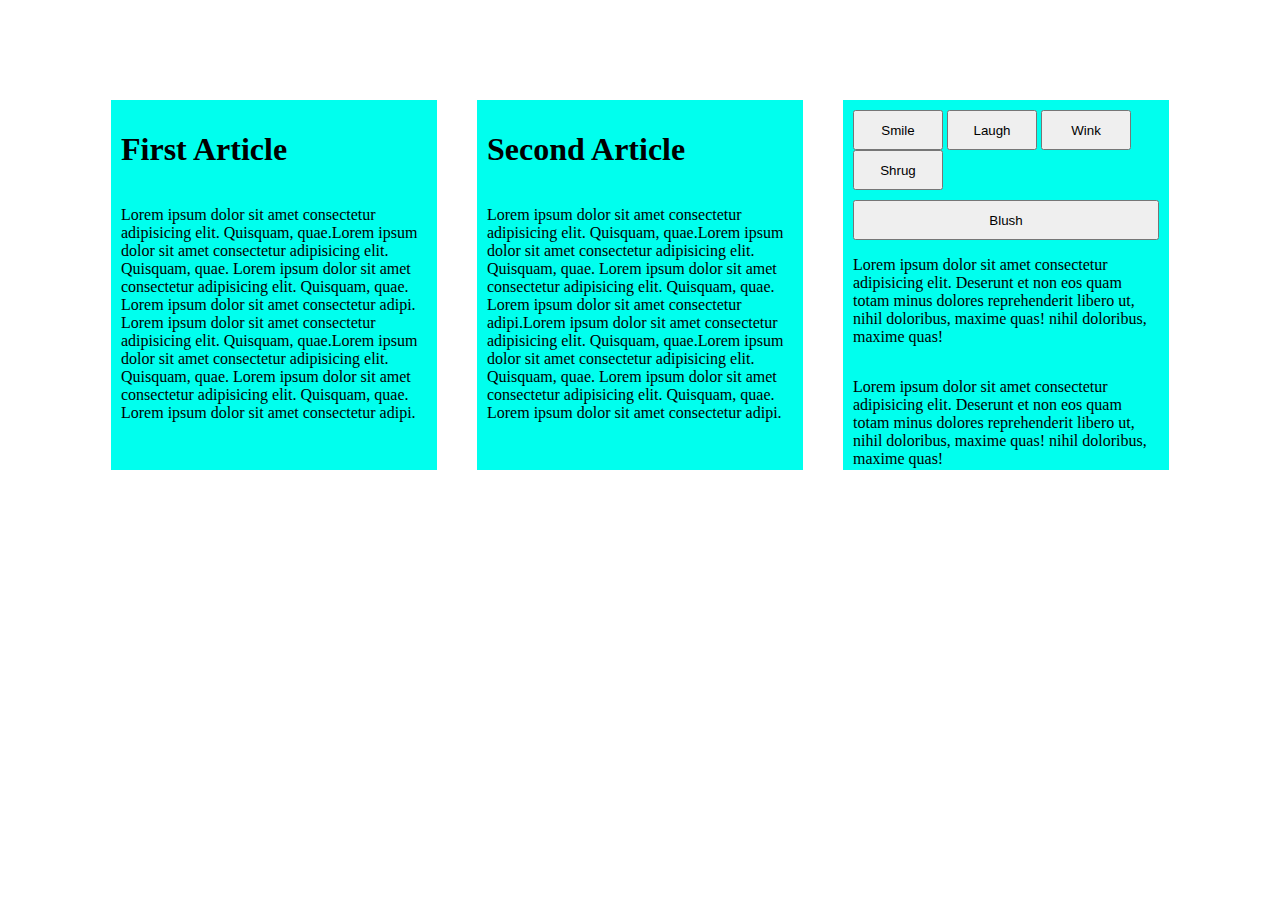
<file: CSS Assignment/assignment/CSS_Assignment/Flex-Layout/index.html>
<!DOCTYPE html>
<html lang="en">
<head>
    <meta charset="UTF-8">
    <meta name="viewport" content="width=device-width, initial-scale=1.0">
    <title>Flex</title>
    <style>
        .container {
            display: flex;
            flex-direction: row;
            justify-content: center;
            align-items: center;
            margin: 100px 103px 0px 103px;
            gap: 40px;
        }
        .first-article{
            display: flex;
            flex-direction: column;
            align-items: start;
            background-color: rgb(0, 255, 238);
            padding: 10px;
            width: 50%;
            height: 350px;
        }
        .second-article{
            display: flex;
            flex-direction: column;
            align-items: start;
            background-color: rgb(0, 255, 238);
            padding: 10px;
            width: 50%;
            height: 350px;
        }
        .third-article{
            display: flex;
            flex-direction: column;
            align-items: start;
            background-color: rgb(0, 255, 238);
            padding: 10px;
            width: 50%;
            height: 350px;
        }

 
        .buttons .first button{
            width: 90px;
            height: 40px;
        }
 
        .buttons .btn{
            margin-top: 10px;
            width: 100%;
            height: 40px;
        }
    </style>
</head>
<body>
    <div class="container">
        <div class="first-article">
            <h1>First Article</h1>
            <p>Lorem ipsum dolor sit amet consectetur adipisicing elit. Quisquam, quae.Lorem ipsum dolor sit amet consectetur adipisicing elit. Quisquam, quae. Lorem ipsum dolor sit amet consectetur adipisicing elit. Quisquam, quae. Lorem ipsum dolor sit amet consectetur adipi. Lorem ipsum dolor sit amet consectetur adipisicing elit. Quisquam, quae.Lorem ipsum dolor sit amet consectetur adipisicing elit. Quisquam, quae. Lorem ipsum dolor sit amet consectetur adipisicing elit. Quisquam, quae. Lorem ipsum dolor sit amet consectetur adipi.</p>
        </div>
        <div class="second-article">
            <h1>Second Article</h1>
            <p>Lorem ipsum dolor sit amet consectetur adipisicing elit. Quisquam, quae.Lorem ipsum dolor sit amet consectetur adipisicing elit. Quisquam, quae. Lorem ipsum dolor sit amet consectetur adipisicing elit. Quisquam, quae. Lorem ipsum dolor sit amet consectetur adipi.Lorem ipsum dolor sit amet consectetur adipisicing elit. Quisquam, quae.Lorem ipsum dolor sit amet consectetur adipisicing elit. Quisquam, quae. Lorem ipsum dolor sit amet consectetur adipisicing elit. Quisquam, quae. Lorem ipsum dolor sit amet consectetur adipi.</p>        
        </div>
        <div class="third-article">
            <div class="buttons">
                <div class="first">
                    <button>Smile</button>
                    <button>Laugh</button>
                    <button>Wink</button>
                    <button>Shrug</button>
                </div>
                <button class=btn>Blush</button>
            </div>
            <p>Lorem ipsum dolor sit amet consectetur adipisicing elit. Deserunt et non eos quam totam minus dolores reprehenderit libero ut, nihil doloribus, maxime quas!  nihil doloribus, maxime quas!</p>
            <p>Lorem ipsum dolor sit amet consectetur adipisicing elit. Deserunt et non eos quam totam minus dolores reprehenderit libero ut, nihil doloribus, maxime quas!  nihil doloribus, maxime quas!</p>
        </div>
    </div>
</body>
</html>
</file>
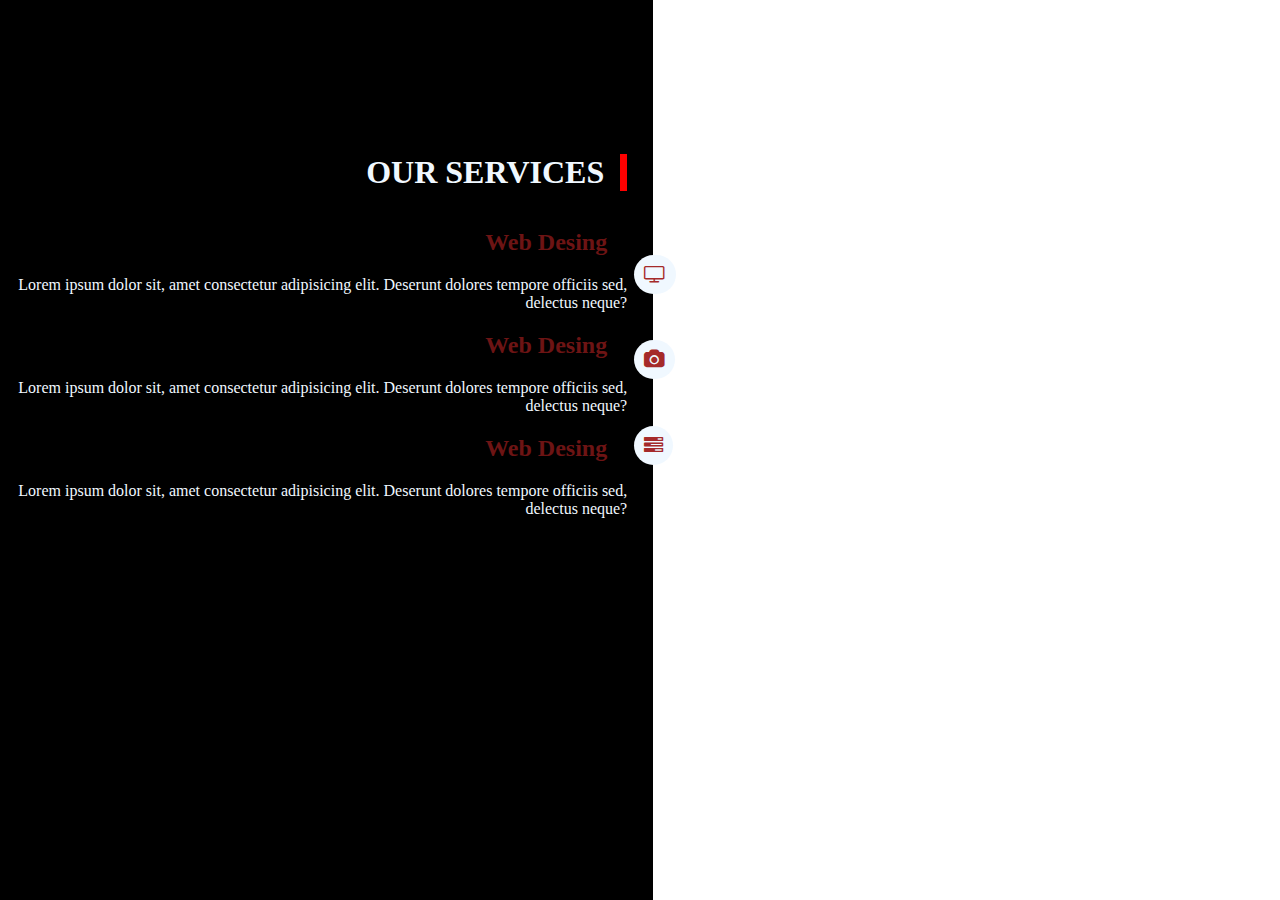
<file: CSS Assignment/assignment/CSS_Assignment/Multiple background/index.html>
<!DOCTYPE html>
<html lang="en">
<head>
    <meta charset="UTF-8">
    <meta name="viewport" content="width=device-width, initial-scale=1.0">
    <title>Document</title>
    <link rel="stylesheet" href="https://cdnjs.cloudflare.com/ajax/libs/font-awesome/4.7.0/css/font-awesome.css">
    <link rel="stylesheet" href="../Multiple background/style.css">
</head>
<body>
    <div class="main">
        <div class="part-1">
             <h1>OUR SERVICES &nbsp;</h1> <br>
             <h2>Web Desing</h2>
             <p>Lorem ipsum dolor sit, amet consectetur adipisicing elit. Deserunt dolores tempore officiis sed, delectus neque?</p>
             <i  class="fa fa-television" aria-hidden="true"></i>

             <h2>Web Desing</h2>
             <p>Lorem ipsum dolor sit, amet consectetur adipisicing elit. Deserunt dolores tempore officiis sed, delectus neque?</p>
             <i  class="fa fa-camera" aria-hidden="true"></i>

             <h2>Web Desing</h2>
             <p>Lorem ipsum dolor sit, amet consectetur adipisicing elit. Deserunt dolores tempore officiis sed, delectus neque?</p>
             <i  class="fa fa-tasks" aria-hidden="true"></i>
        </div>

        <div class="part-2">
            <!--just image-->
        </div>
    </div>
</body>
</html>
</file>
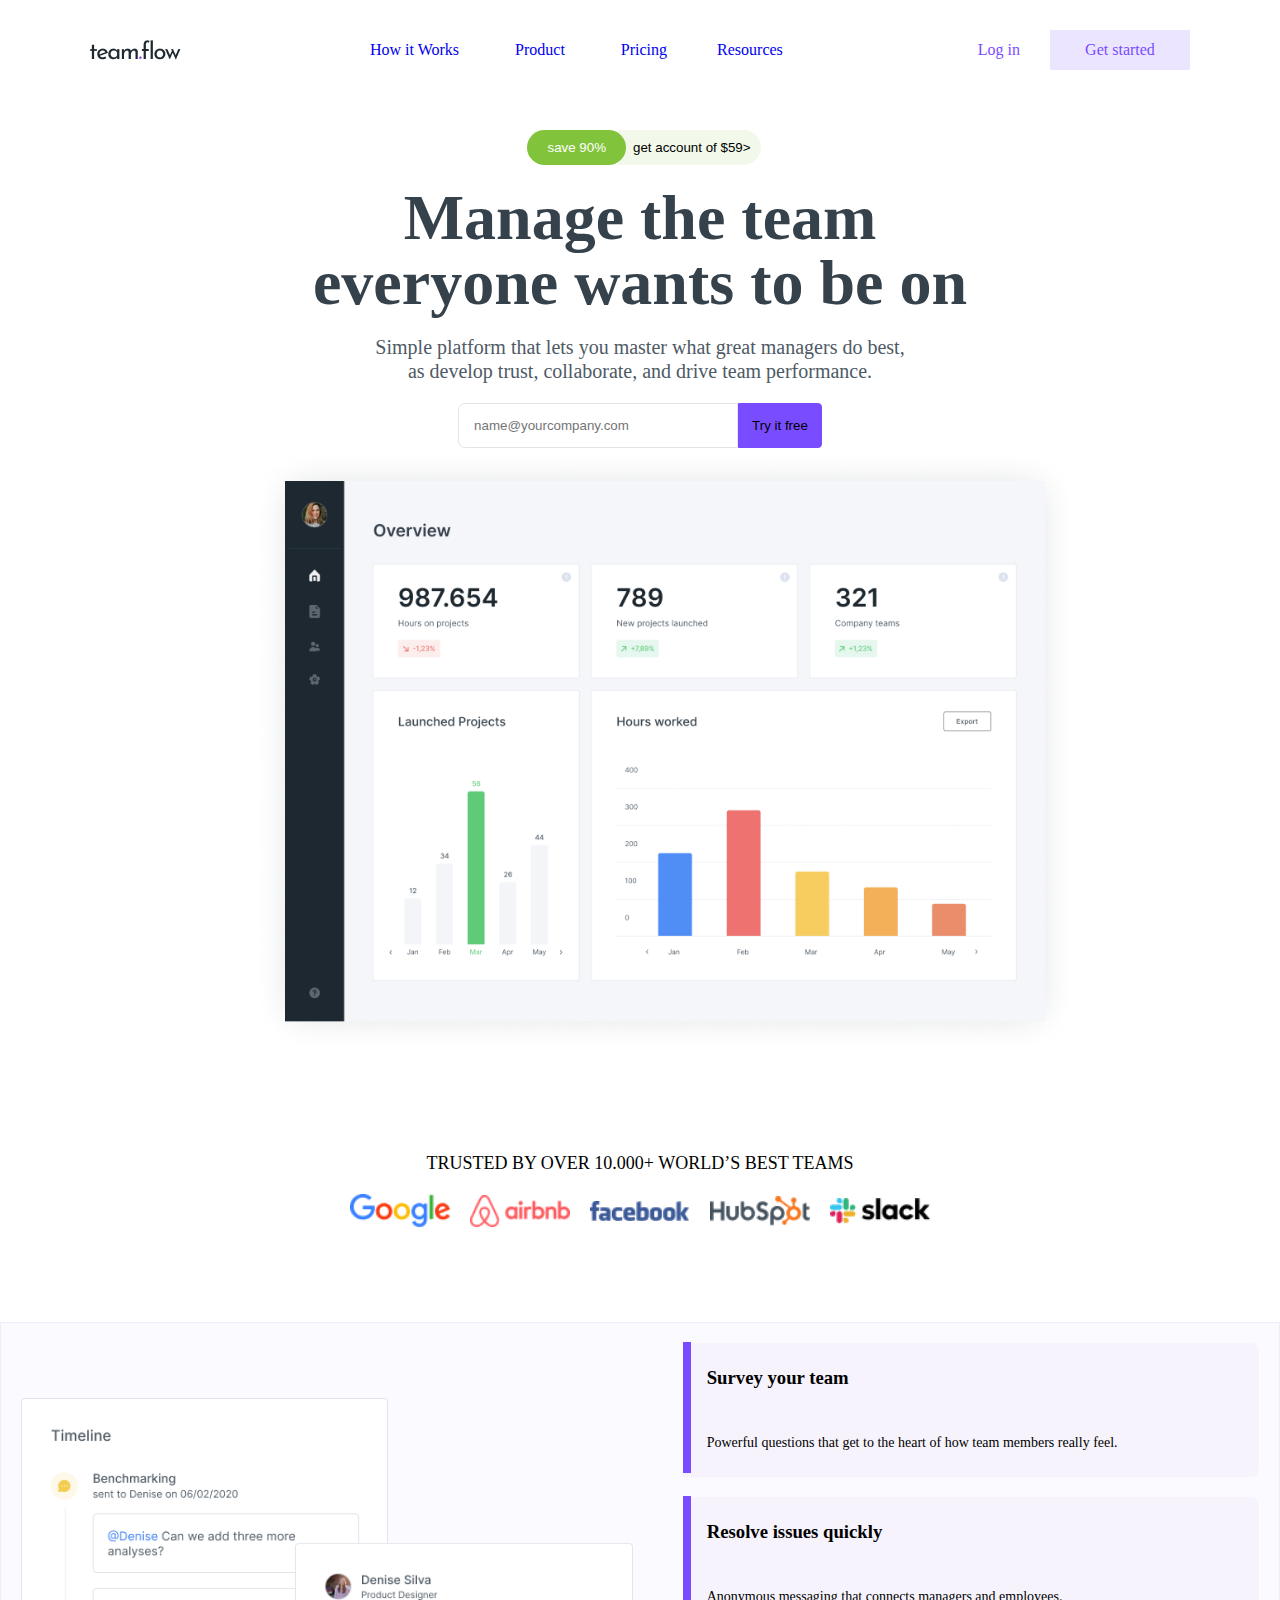
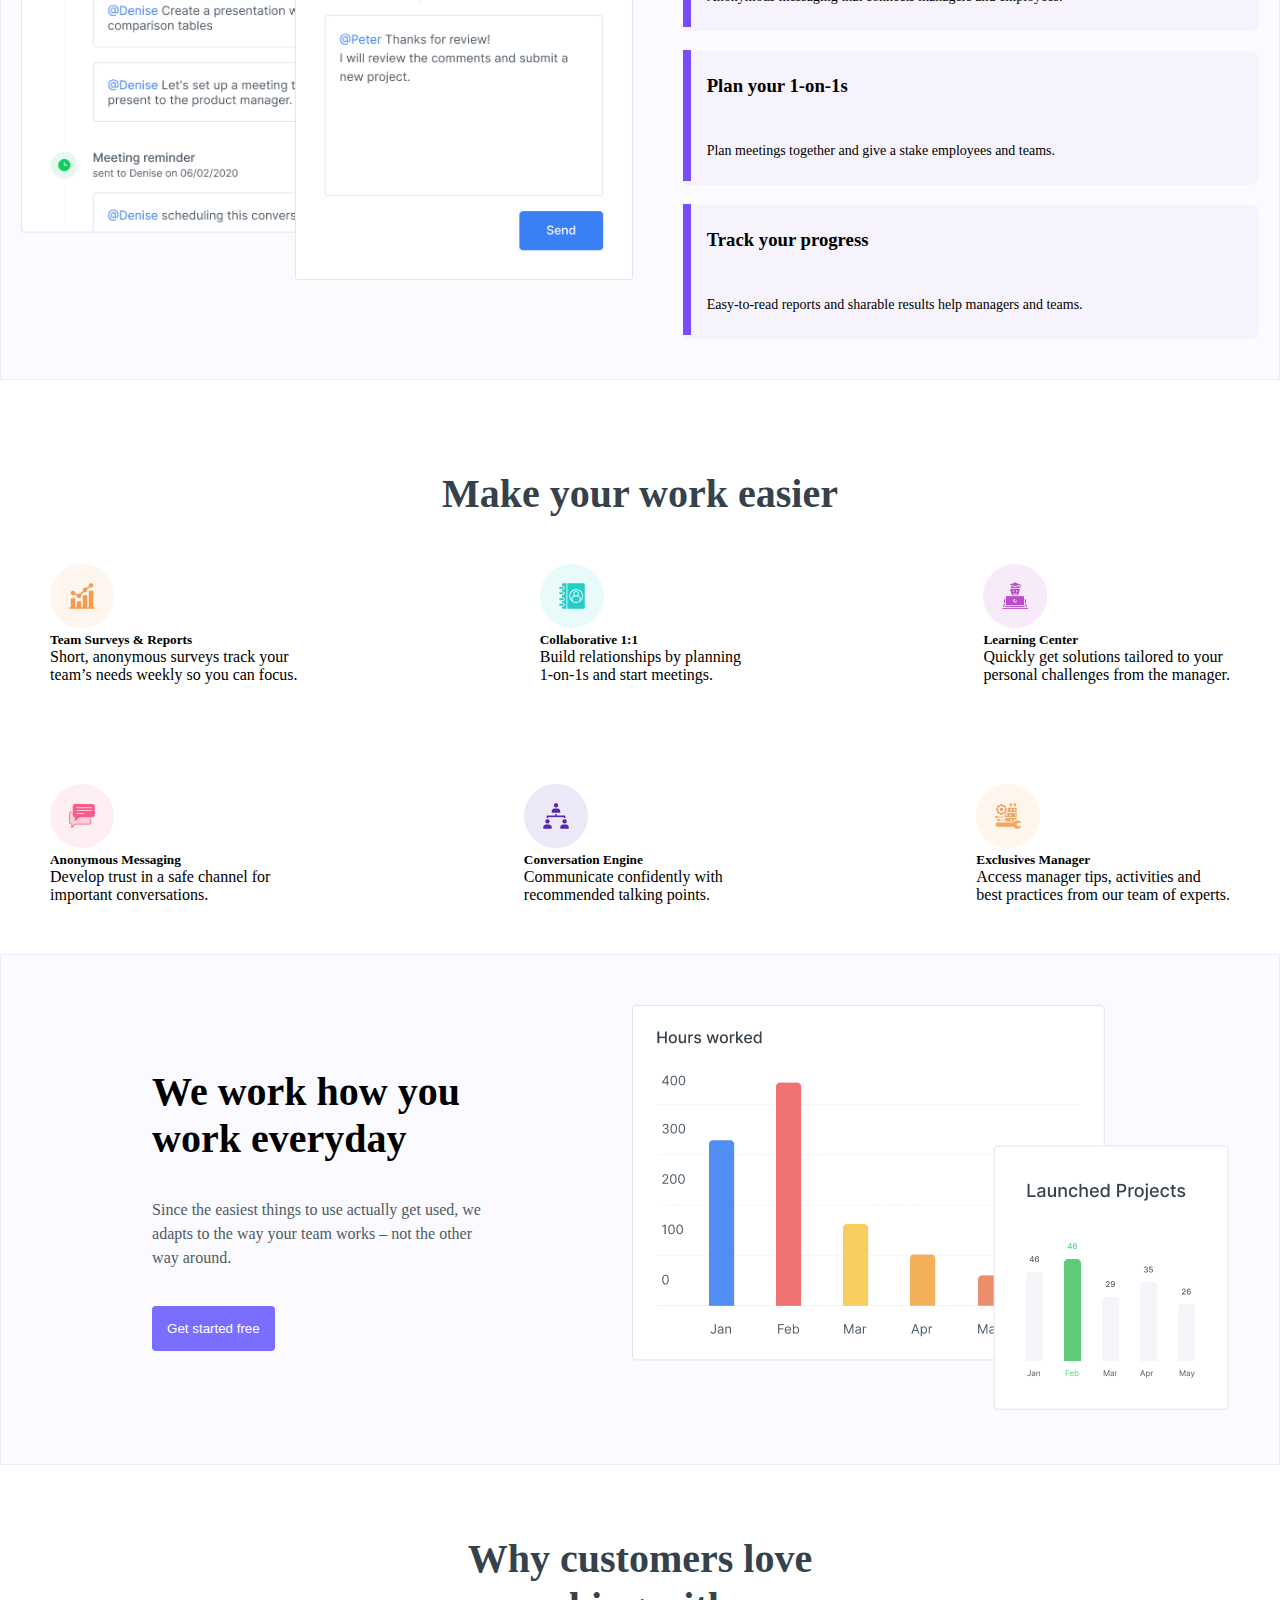
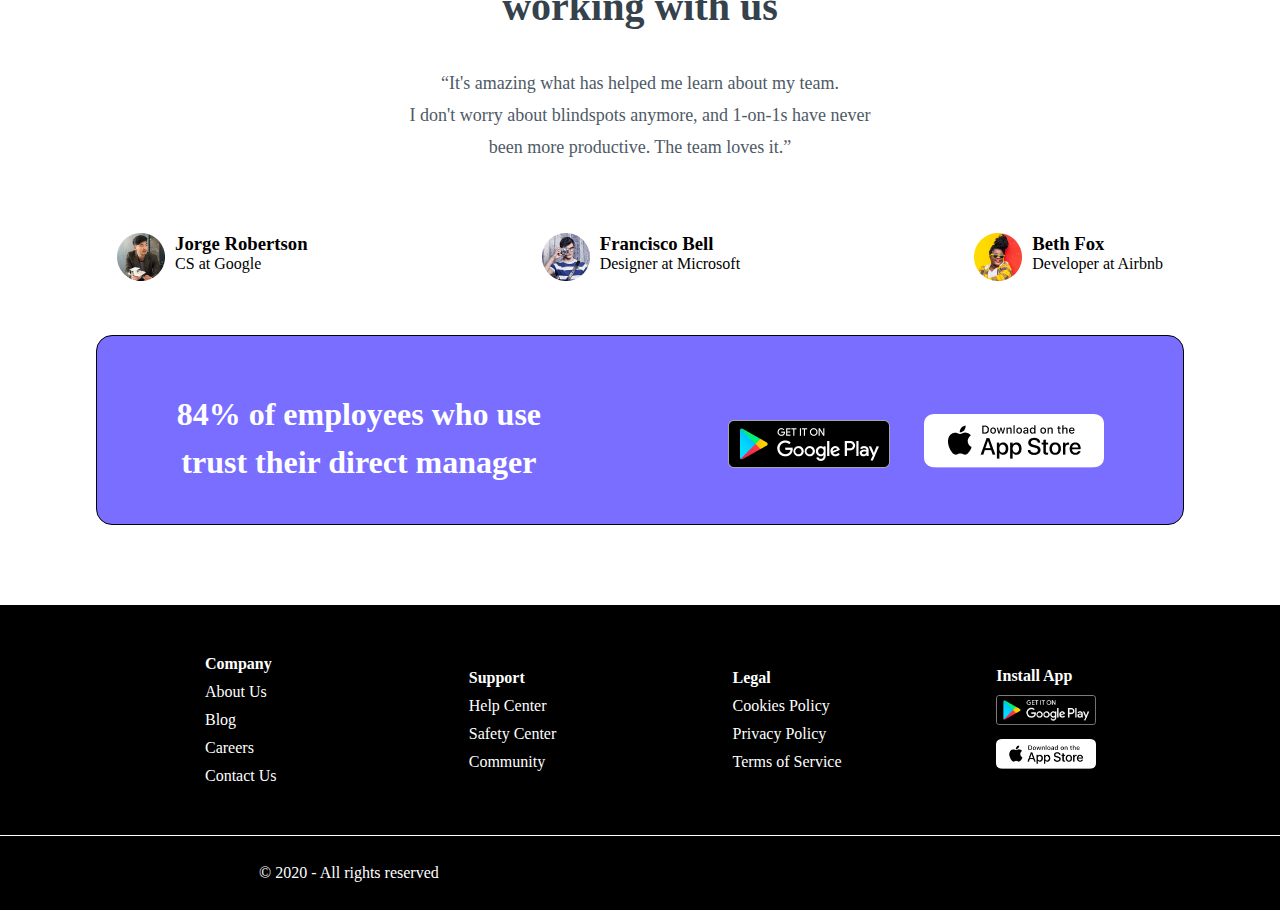
<file: CSS Assignment/assignment/CSS_Assignment/FIGMA/Modual2.6.html>
<!DOCTYPE html>
<html lang="en">
    <head>
        <meta charset="UTF-8">
        <meta name="viewport" content="width=device-width, initial-scale=1.0">
        <title>FIGMA</title>
        <link rel="stylesheet" href="style.css">
        <link rel="stylesheet" href="Media.css">
        <link rel="stylesheet"
            href="https://cdnjs.cloudflare.com/ajax/libs/font-awesome/6.5.2/css/all.min.css"
            integrity="sha512-SnH5WK+bZxgPHs44uWIX+LLJAJ9/2PkPKZ5QiAj6Ta86w+fsb2TkcmfRyVX3pBnMFcV7oQPJkl9QevSCWr3W6A=="
            crossorigin="anonymous" referrerpolicy="no-referrer" />
    </head>

    <body>
        <header>
            <nav>
                <div class="nav-logo">
                    <img src="./images/team.flow.png" alt="Logo">
                </div>
                <input type="checkbox" id="menu-toggle">
                <label for="menu-toggle" class="menu-icon">
                    <i class="fa-solid fa-bars"></i>
                </label>
                <div class="nav-items">
                    <ul>
                        <li><a href="#">How it Works</a><i
                                class="fa-solid fa-chevron-down"></i></li>
                        <li><a href="#">Product</a><i
                                class="fa-solid fa-chevron-down"></i></li>
                        <li><a href="#">Pricing</a></li>
                        <li><a href="#">Resources</a><i
                                class="fa-solid fa-chevron-down"></i></li>
                    </ul>
                </div>
                <div class="nav-btn">
                    <div class="login">
                        <a href="#">Log in</a>
                    </div>
                    <div class="get-started">
                        <a href="#">Get started</a>
                    </div>
                </div>
            </nav>

            <div class="main2">
                <button class="button2">save 90%</button>
                <button class="button3">get account of $59></button>
            </div>
            <div class="para11">
                <div class="h11"> Manage the team <br> everyone wants to be
                    on</div>
                <div class="p11">Simple platform that lets you master what great
                    managers do best, <br>
                    as develop trust, collaborate, and drive team
                    performance.</div>
            </div>
            <div class="email1">
                <input type="mail" placeholder="name@yourcompany.com"
                    class="mail11">
                <button class="button4">Try it free</button>
            </div>
        </header>

        <!-- IMAGE CONTAINER -->

        <div class="image-container">
            <img src="./images/Graph 2 1.png" alt class="image1">
        </div>

        <!-- container1 start  -->
        <div class="container1">
            <div>
                <p class="para22">
                    TRUSTED BY OVER 10.000+ WORLD’S BEST TEAMS
                </p>
            </div>
            <div class="imgg11">
                <img src="./images/google-2015a 1.png" alt="Google" class="logo">
                <img src="./images/airbnb 1.png" alt="Airbnb" class="logo">
                <img src="./images/facebok.png" alt="Facebook" class="logo">
                <img src="./images/hubspot 1.png" alt="HubSpot" class="logo">
                <img src="./images/slack-2 1.png" alt="Slack" class="logo">
            </div>
        </div>
        <!-- container1 end  -->

        <!-- container2 start  -->
        <div class="container2">
            <div><img src="./images/Group 25.png" alt class="image33"></div>
            <div class="head">
                <div class="div33">
                    <h3>Survey your team</h3> <br>
                    <p>Powerful questions that get to the heart of how team
                        members really feel.</p>
                </div>
                <div class="div33">
                    <h3>Resolve issues quickly</h3> <br>
                    <p>Anonymous messaging that connects managers and
                        employees.</p>
                </div>
                <div class="div33">
                    <h3>Plan your 1-on-1s</h3> <br>
                    <p>Plan meetings together and give a stake
                        employees and teams.</p>
                </div>
                <div class="div33">
                    <h3>Track your progress</h3> <br>
                    <p>Easy-to-read reports and sharable results help managers
                        and teams.</p>
                </div>
            </div>
        </div>
        <!-- container2 end  -->

        <!-- container3 start  -->
        <div class="container3">
            <div>
                <h2 class="h33">Make your work easier</h2>
            </div>
            <div class="con33">
                <div>
                    <img src="./images/logo1.png" alt class="imgg33">
                    <h5>Team Surveys & Reports</h5>
                    <p>Short, anonymous surveys track your <br> team’s needs
                        weekly so you can focus.</p>
                </div>
                <div>
                    <img src="./images/logo2.png" alt class="imgg33">
                    <h5>Collaborative 1:1 </h5>
                    <p>Build relationships by planning <br>
                        1-on-1s and start meetings.</p>
                </div>
                <div>
                    <img src="./images/logo3.png" alt class="imgg33">
                    <h5>Learning Center</h5>
                    <p>Quickly get solutions tailored to your <br>personal
                        challenges from the manager.</p>
                </div>
            </div>
            <div class="cont33">
                <div>
                    <img src="./images/logo4.png" alt class="imgg33">
                    <h5>Anonymous Messaging</h5>
                    <p>Develop trust in a safe channel for <br>important
                        conversations.</p>
                </div>
                <div>
                    <img src="./images/logo5.png" alt class="imgg33">
                    <h5>Conversation Engine</h5>
                    <p>Communicate confidently with <br>
                        recommended talking points.</p>
                </div>
                <div>
                    <img src="./images/logo6.png" alt class="imgg33">
                    <h5>Exclusives Manager</h5>
                    <p>Access manager tips, activities and <br>
                        best practices from our team of experts.</p>
                </div>
            </div>
        </div>
        <!-- container3 end  -->

        <!-- container4 start  -->
        <div class="container4">
            <div class="word1">
                <h3 class="h44">We work how you <br>
                    work everyday</h3>
                <br> <br>
                <p class="p44">Since the easiest things to use actually get
                    used, we <br> adapts to the way your team works
                    – not the
                    other <br> way around.</p> <br> <br>
                <button class="button44">Get started free</button>
            </div>
            <div>
                <img src="./images/graph 3.png" alt class="imag4">
            </div>
        </div>
        <!-- container4 end  -->

        <!-- container5 start  -->
        <div class="contain5">
            <h1 class="h55">Why customers love <br>
                working with us</h1> <br> <br>
            <p class="p55">“It's amazing what has helped me learn about my team.
                <br>
                I don't worry about blindspots anymore, and 1-on-1s have never
                <br>
                been more productive. The team loves it.”</p>
        </div>
        <div class="contain51">
            <div class="flex1">
                <div>
                    <img src="./images/photo-1.png" alt>
                </div>
                <div>
                    <h3>Jorge Robertson</h3>
                    <p>CS at Google</p>
                </div>
            </div>
            <div class="flex2">
                <div>
                    <img src="./images/photo-2.png" alt>
                </div>
                <div>
                    <h3>Francisco Bell</h3>
                    <p>Designer at Microsoft</p>
                </div>
            </div>
            <div class="flex3">
                <div>
                    <img src="./images/photo-3.png" alt>
                </div>
                <div>
                    <h3>Beth Fox</h3>
                    <p>Developer at Airbnb</p>
                </div>
            </div>

        </div>
        <div class="container55">
            <div>
                <p class="pera55">84% of employees who use <br>
                    trust their direct manager</p>
            </div>
            <div>
                <img src="./images/google-2 - Copy.png" alt class="kkk">
                <img src="./images/app - Copy.png" alt class="kkk">
            </div>
        </div>
        <!-- contain5 end  -->

        <!-- footer start  -->
        <div class="footer">
            <ul>
                <li class="footer-title">Company</li>
                <li>About Us</li>
                <li>Blog</li>
                <li>Careers</li>
                <li>Contact Us</li>
            </ul>
            <ul>
                <li class="footer-title">Support</li>
                <li>Help Center</li>
                <li>Safety Center</li>
                <li>Community</li>
            </ul>
            <ul>
                <li class="footer-title">Legal</li>
                <li>Cookies Policy</li>
                <li>Privacy Policy</li>
                <li>Terms of Service</li>
            </ul>
            <ul>
                <li class="footer-title">Install App</li>
                <li><img src="./images/google-2 - Copy.png" alt="Google Play"></li>
                <li><img src="./images/app - Copy.png" alt="App Store"></li>
            </ul>

        </div>
        <div class="bottom-content">
            <p>© 2020 - All rights reserved</p>

            <div class="social-media-icon">
                <i class="fa-brands fa-instagram"></i>
                <i class="fa-solid fa-globe"></i>
                <i class="fa-brands fa-twitter"></i>
                <i class="fa-brands fa-youtube"></i>

            </div>
        </div>

    </body>
</html>
</file>
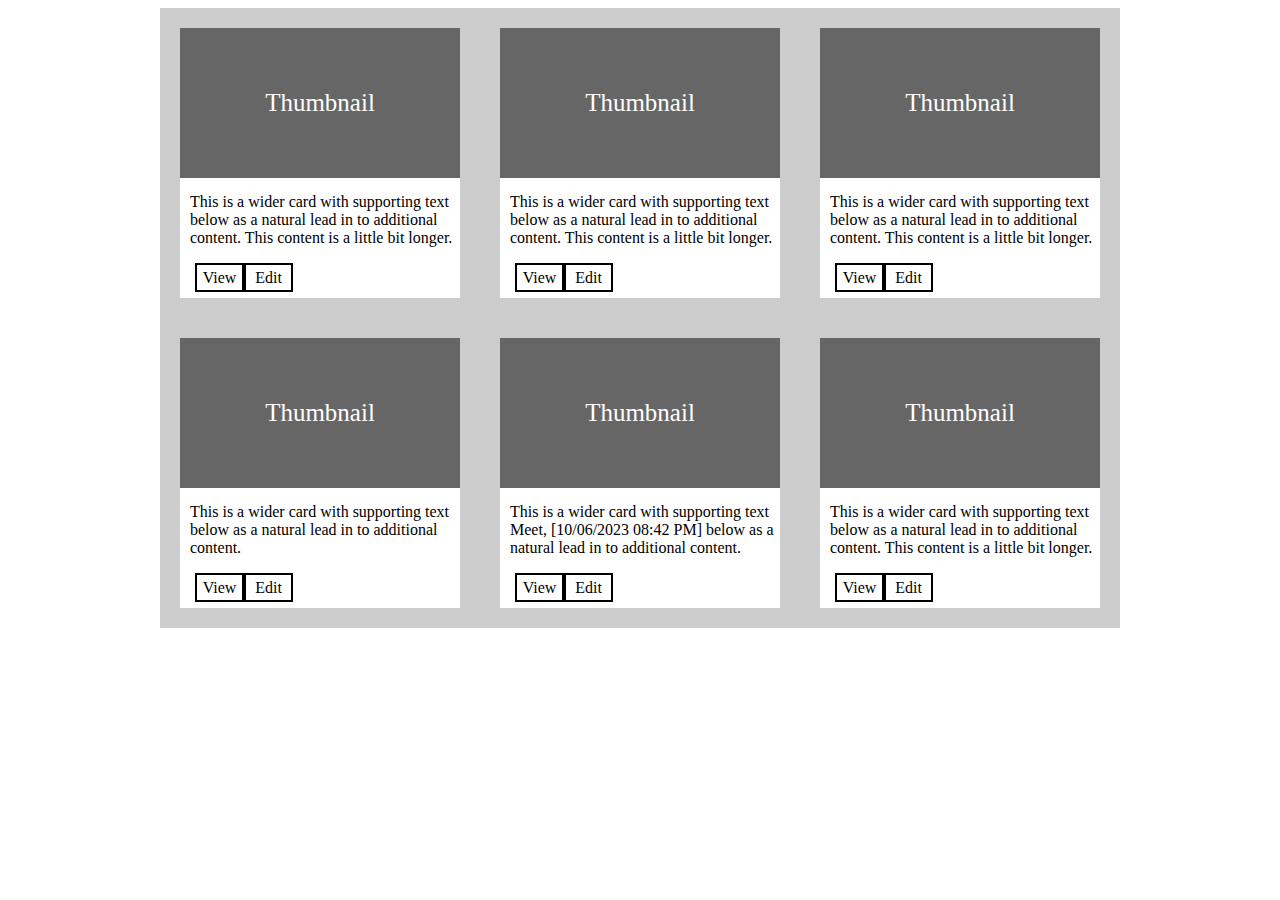
<file: CSS Assignment/assignment/CSS_Assignment/Layouts/Modual2.1.html>
<!DOCTYPE html>
<html lang="en">
<head>
    <meta charset="UTF-8">
    <meta name="viewport" content="width=device-width, initial-scale=1.0">
    <title>Document</title>
   <link rel="stylesheet" href="style.css">
</head>
<body>
    <div class="main">

        <div class="first-table">

            <div class="box">
                <div class="black-box">
                    Thumbnail
                </div>
                <p>
                    This is a wider card with supporting text 
                    below as a natural lead in to additional
                    content. This content is a little bit longer. 
                </p>
                <ul>
                    <li>
                        <a href=""> View </a>
                    </li>
                    <li>
                        <a href=""> Edit </a>
                    </li>
                </ul>
            </div>

            <div class="box">
                <div class="black-box">
                    Thumbnail
                </div>
                 <p>
                    This is a wider card with supporting text 
                    below as a natural lead in to additional
                    content. This content is a little bit longer. 
                </p>
                <ul>
                    <li>
                        <a href=""> View </a>
                    </li>
                    <li>
                        <a href=""> Edit </a>
                    </li>
                </ul>
            </div>

            <div class="box">
                <div class="black-box">
                    Thumbnail
                </div>
                 <p>
                    This is a wider card with supporting text 
                    below as a natural lead in to additional
                    content. This content is a little bit longer. 
                </p>
                <ul>
                    <li>
                        <a href=""> View </a>
                    </li>
                    <li>
                        <a href=""> Edit </a>
                    </li>
                </ul>
            </div>
            
        </div>

        <div class="first-table">

            <div class="box">
                <div class="black-box">
                    Thumbnail
                </div>
                 <p>
                    This is a wider card with supporting text 
                    below as a natural lead in to additional
                    content.
                </p>
                <ul>
                    <li>
                        <a href=""> View </a>
                    </li>
                    <li>
                        <a href=""> Edit </a>
                    </li>
                </ul>
            </div>

            <div class="box">
                <div class="black-box">
                    Thumbnail
                </div>
                 <p>
                    This is a wider card with supporting text
                    Meet, [10/06/2023 08:42 PM]
                    below as a natural lead in to additional
                    content. 
                </p>
                <ul>
                    <li>
                        <a href=""> View </a>
                    </li>
                    <li>
                        <a href=""> Edit </a>
                    </li>
                </ul>
            </div>

            <div class="box">
                <div class="black-box">
                    Thumbnail
                </div>
                 <p>
                    This is a wider card with supporting text 
                    below as a natural lead in to additional
                    content. This content is a little bit longer. 
                </p>
                <ul>
                    <li>
                        <a href=""> View </a>
                    </li>
                    <li>
                        <a href=""> Edit </a>
                    </li>
                </ul>
            </div>

        </div>

    </div>
</body>
</html>
</file>
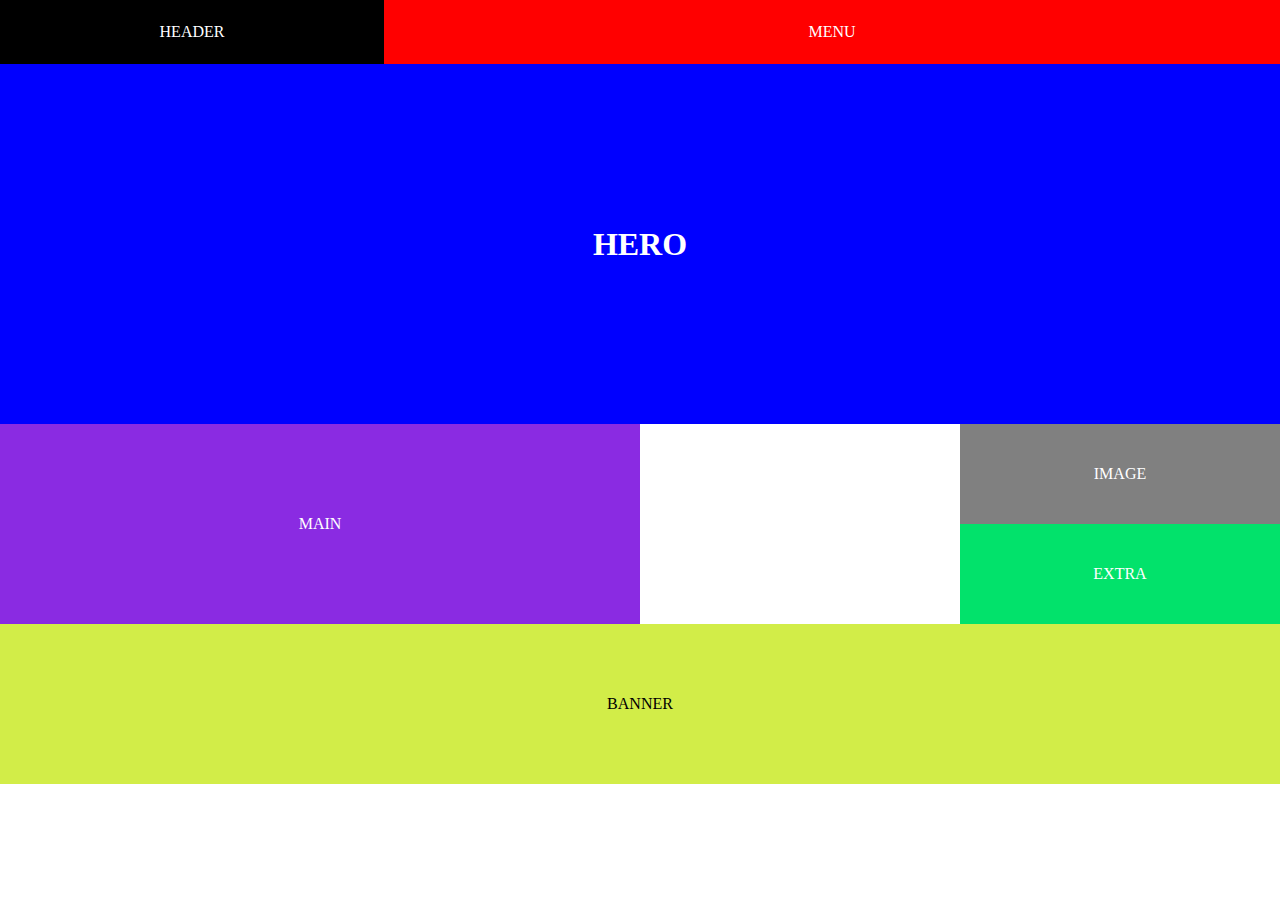
<file: CSS Assignment/assignment/CSS_Assignment/Media-Query-Layout/Responsiv-Layout.html>
<!DOCTYPE html>
<html lang="en">
<head>
    <meta charset="UTF-8">
    <meta name="viewport" content="width=device-width, initial-scale=1.0">
    <title>MEDIA-QUERY</title>
    <link rel="stylesheet" href="style.css">
    
</head>
<body>
    <header>
        <div class="header">HEADER</div>
        <div class="menu">MENU</div>
        <div class="rmenu">MENU</div>
    </header>
    <section>
        <div class="hero"><h1>HERO</h1></div>

        <div class="container">
            <div class="rmenu">MENU</div>
            <div class="first">
                <div class="main">MAIN</div>
                <div class="main2">
                    <div class="first"></div>
                    <div class="second">
                        <div class="img">IMAGE</div>
                        <div class="extra">EXTRA</div>
                    </div>
                </div>
                <div class="banner">BANNER</div>
            </div>
        </div>
    </section>
</body>
</html>
</file>
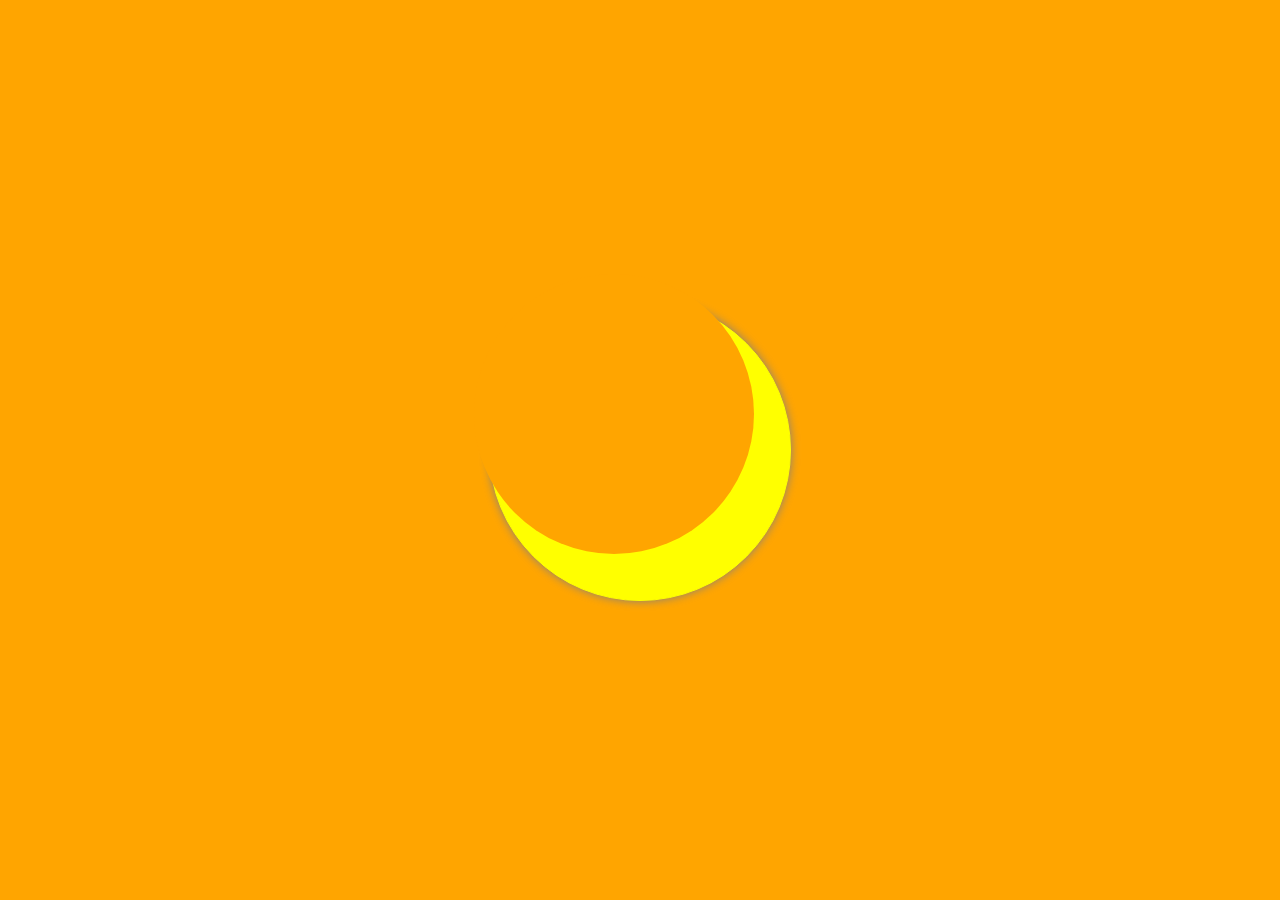
<file: CSS Assignment/assignment/CSS_Assignment/SUN/sun.html>
<!DOCTYPE html>
<html>
<head>
<style>
body {
  background-color: #FFA500; 
  margin: 0;
}

.circle {
  position: absolute;
  top: 50%;
  left: 50%;
  transform: translate(-50%, -50%);
  width: 300px;
  height: 300px;
  border-radius: 50%;
  background-color: #FFFF00; 
  border: 1px solid #FFFF00; 
  filter: drop-shadow(0px 0px 5px gray);
}
.circle2 {
  content: '';
  position: absolute;
  top: 46%;
  left: 48%;
  transform: translate(-50%, -50%);
  width: 280px;
  height: 280px;
  border-radius: 50%;
  background-color: #FFA500;
  
}
</style>
</head>
<body>
<div class="circle"></div>
<div class="circle2"></div>
</body>
</html>
</file>
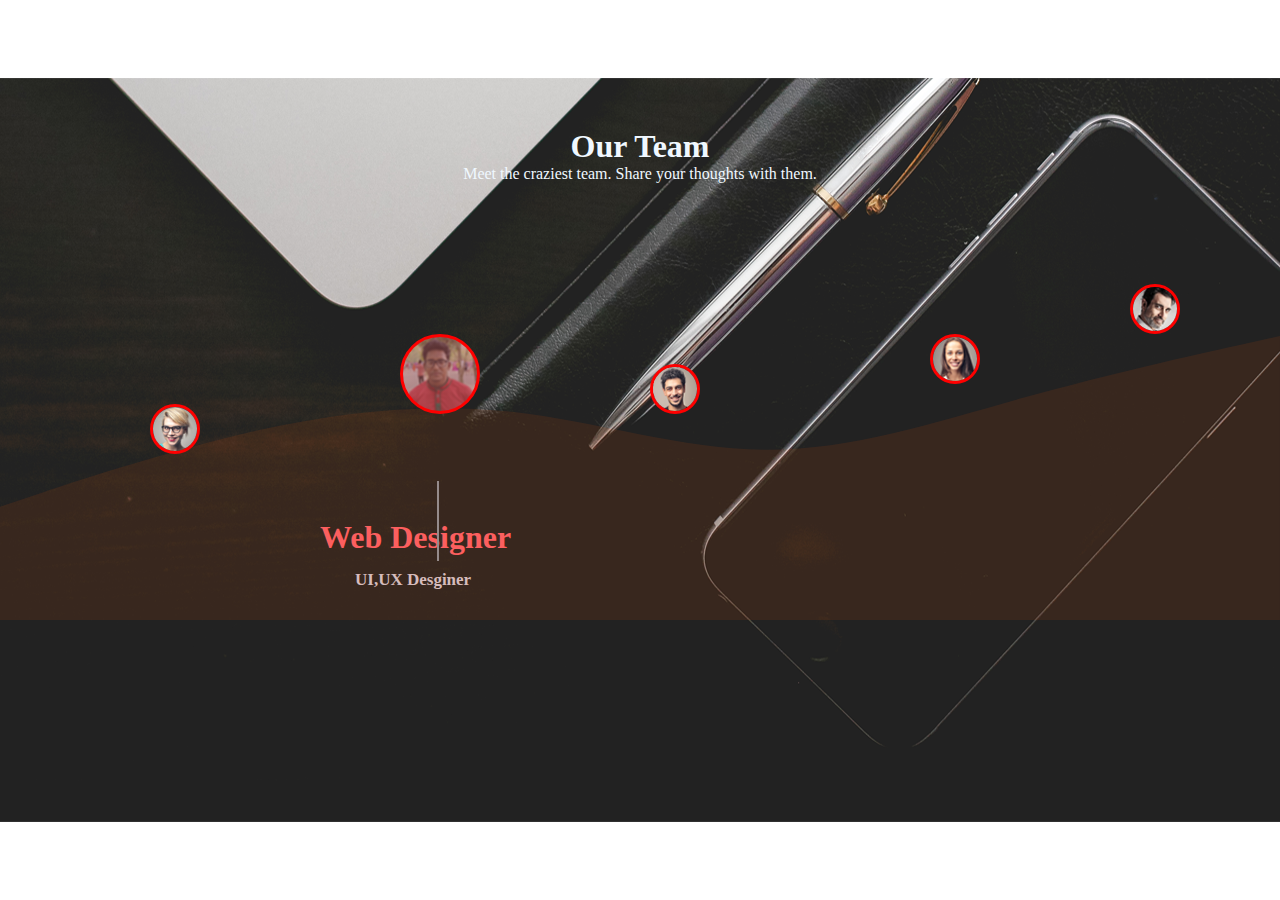
<file: CSS Assignment/assignment/CSS_Assignment/wave/Modual2.5.html>
<!DOCTYPE html>
<html lang="en">

<head>
    <meta charset="UTF-8">
    <meta name="viewport" content="width=device-width, initial-scale=1.0">
    <title>Waves</title>
    <style>
        * {
            margin: 0;
            padding: 0;
            box-sizing: border-box;
        }

        .container {
            background: url(./bg.png)no-repeat center, center;
            height: 100vh;
            color: aliceblue;
            position: relative;
            overflow: hidden;

        }

        .text {
            text-align: center;
            padding: 10%;
        }
        .wave1{
            position: absolute;
            bottom: 60px;
            right: -113px;
        }
        .wave{
            position: relative;
        }

        .wave img {
            border-radius: 50%;
            position: absolute;
        }

        .wave svg {
            margin-top: 25px;
        }

       
        .abc {
            position: absolute;
            color: rgb(252, 95, 95);
            bottom: 10%;
            left: 25%;
        }
        .ui{
            font-size: 17px;
            text-align: center;
            margin-left: 35px;
            color: rgb(214, 188, 188); 
        }
        .img1{
            border: 3px solid red;
            left: 150px;
            bottom: 170px;
            height: 50px;
            width: 50px;
        }
        .img2{
            border: 3px solid red;
            height: 80px ;
            width: 80px;
            background:linear-gradient(rgba(152, 82, 84, 0.579),rgba(152, 82, 84, 0.579)),url(./i2.png);
            background-size: 100% 100%;
            border-radius: 50%;
            position: absolute;
            left: 400px;
            bottom: 210px;
            z-index: 1;

        }
        .img3{
            height: 50px;
            width: 50px;
            border: 3px solid red;
            left: 650px;
            bottom: 210px;
        }
        .img4{
            height: 50px;
            width: 50px;
            border: 3px solid red;
            right: 300px;
            bottom: 240px;
        }
        .img5{
            height: 50px;
            width: 50px;
            border: 3px solid red;
            right: 100px;
            bottom: 290px;
        }
        .ss{
            border-bottom: 10px solid red;
        }
        .line{
            content: "";
            border: 1px solid rgb(149, 139, 139);
            position: absolute;
            left: 437px;
            top: 170px;
            height: 80px;
            width: 2px;
            background-color: white;
            z-index: 10;
        }
        
    </style>
</head>

<body>
    <div class="container">
        <div class="text">
            <h1>Our Team</h1>
            <p>Meet the craziest team. Share your thoughts with them.</p>
        </div>
        <div class="wave">
                <svg xmlns="http://www.w3.org/2000/svg" viewBox="0 0 1440 320"  >
                    <path fill="#ff5500" fill-opacity="0.1" 
                        d="M0,192L48,176C96,160,192,129,288,106.7C384,85,480,75,576,85.3C672,96,768,128,864,128C960,128,1056,96,1152,69.3C1248,43,1344,21,1392,10.7L1440,0L1440,320L1392,320C1344,320,1248,320,1152,320C1056,320,960,320,864,320C768,320,672,320,576,320C480,320,384,320,288,320C192,320,96,320,48,320L0,320Z" >
                    </path>
                </svg>
            <img src="./i1.png" alt="" class="img1">
            <div class="img2"></div>
            <img src="./i3.png" alt="" class="img3">
            <img src="./i4.png" alt="" class="img4">
            <img src="./i5.png" alt="" class="img5">
            <div class="line"></div>
            <h1 class="abc">Web Designer <br><span class="ui">UI,UX Desginer</span></h1>

        </div>
    </div>
</body>

</html>
</file>
<file: CSS Assignment/assignment/CSS_Assignment/Multiple background/style.css>
*{
    margin: 0;
    padding: 0;
}
.main{
    display: flex;
    height: 100vh;
}

.part-1{
    background-color: black;
    color: aliceblue;
    padding-top:12%;
    text-align: end;
    padding-right: 2%;
    position: relative;
    width: 50%;
}

.part-1 h1{
    border-right: 7px solid red;
  

}

.part-1 h2{
    margin: 20px;
    color: rgb(109, 20, 20);
    font-weight: 800;
}
/*ICON*/

.fa-television{
    position: absolute;
    top: 255px;
    /* left: 10px; */
    margin-left: 7px;
    background-color: aliceblue;
    color: brown;
    padding: 10px; 
    border-radius: 20px;
    font-size: larger;
}

.fa-camera{
    position: absolute;
    top: 340px;
    /* left: 10px; */
    margin-left: 7px;
    background-color: aliceblue;
    color: brown;
    padding: 10px; 
    border-radius: 20px;
    font-size: larger;
}

.fa-tasks{
    position: absolute;
    top: 426px;
    /* left: 10px; */
    margin-left: 7px;
    background-color: aliceblue;
    color: brown;
    padding: 10px; 
    border-radius: 20px;
    font-size: larger;
}

.part-2{
 width: 50%;
    background: url('https://th.bing.com/th/id/R.dd75db14a6d9cb91951819f08e4756ea?rik=PYhO2AcTt6HG0g&riu=http%3a%2f%2favailableideas.com%2fwp-content%2fuploads%2f2016%2f02%2fDark-Curly-Pattern-iPhone-6-Wallpaper.jpg&ehk=pi8didV54AUC5oWApDBvNLmGq2oFShlqOKO4kV0uQug%3d&risl=&pid=ImgRaw&r=0');
    height: 100vh;
    /* background: linear-gradient(rgba(0, 0, 0, 0.7), rgba(0, 0, 0, 0.7)), url('../clip path/s.jpg'); */
    /* background-image: url('../clip_path/s.jpg'); */
    background-size: cover;
    background-repeat: no-repeat;
    background-size: cover;
    background-position: center;
}
</file>
<file: CSS Assignment/assignment/CSS_Assignment/FIGMA/style.css>
* {
    margin: 0;
    padding: 0;
    box-sizing: border-box;
}

nav {
    display: flex;
    justify-content: space-between;
    margin: 30px 90px;
    align-items: center;
    gap: 30px;
}

.nav-logo {
    display: flex;
    justify-content: center;
    align-items: center;
}

.nav-items ul li a {
    text-decoration: none;
}

.nav-items ul li {
    display: flex;
    justify-content: center;
    align-items: center;
    gap: 6px;
    cursor: pointer;
    list-style: none;
}

.nav-items ul li i {
    font-size: 14px;
}

.nav-items ul {
    display: flex;
    justify-content: center;
    align-items: center;
    gap: 50px;
}

.nav-btn {
    display: flex;
    justify-content: center;
    align-items: center;
    gap: 30px;
}

.nav-btn .login a {
    text-decoration: none;
    color: #794CFF;
}

.nav-btn .get-started {
    width: 140px;
    display: flex;
    justify-content: center;
    align-items: center;
    height: 40px;
    background-color: #ECE5FF;
}

.nav-btn .get-started a {
    text-decoration: none;
    color: #794CFF;
}

#menu-toggle {
    display: none;
}

.menu-icon {
    display: none;
    cursor: pointer;
}

.menu-icon i {
    font-size: 24px;
}


.button1 {
    display: flex;
    position: absolute;
    top: 28px;
    right: 100px;
    background: #ECE6FF;
    color: blue;
    border-radius: 4px;
    padding: 7px;
    border: none;
}

.main2 {
    margin-top: 60PX;
    display: flex;
    justify-content: center;

}

.button2 {
    background: #81C43B;
    border-radius: 100px;
    padding: 0px 20px;
    color: white;
    border: none;
    position: relative;
    left: 8px;
    cursor: pointer;
}

.button3 {
    background: #F2F9EB;
    border-radius: 0px 100px 100px 0px;
    padding: 10px;
    padding-left: 15px;
    border: none;
    cursor: pointer;
}

.h11 {
    font-weight: 600;
    margin-top: 20px;
    font-size: 64px;
    line-height: 65px;
    text-align: center;
    color: #35414B;
}

.p11 {
    margin-top: 20px;
    font-family: 'Inter';
    font-style: normal;
    font-weight: 400;
    font-size: 20px;
    line-height: 24px;
    text-align: center;
    color: #4E5A65;
}

.mail11 {
    box-sizing: border-box;
    background: #FFFFFF;
    border: 1px solid #E1E5EA;
    border-radius: 7px 0px 0px 7px;
    padding: 15px;
    height: 45px;
    width: 280px;

}

.button4 {
    background: #794CFF;
    border: 1px solid #794CFF;
    border-radius: 0px 4px 4px 0px;
    padding: 13px;
}

.email1 {
    display: flex;
    justify-content: center;
    margin-top: 20px;
}

.imgg1 {
    background: #FFFFFF;

}

.image1 {
    margin-left: 150px;
}


/* IMAGE-CONTAINER */
.image-container {
    display: flex;
    justify-content: center;
    align-items: center;
    margin-right: 100px;
}

.image-container img {
    display: flex;
    justify-content: center;
    align-items: center;
    width: 70%;
    height: 70%;
    object-fit: cover;
}

/* container1 start  */
.container1 {
    text-align: center;
    padding: 20px;
    margin-top: 78px;
}

.para22 {
    font-size: 18px;
    margin-bottom: 20px;
}

.imgg11 {
    display: flex;
    justify-content: center;
    align-items: center;
    gap: 20px;
    flex-wrap: wrap;
}

.logo {
    max-width: 100px;
    height: auto;
    flex: 1;
    max-height: 50px;
    object-fit: contain;
}

/* container1 end  */




/* container2 start */
.container2 {
    border: 1px solid #F0EBFA;
    display: flex;
    gap: 50px;
    align-items: center;
    justify-content: flex-start;
    background: #FBFAFE;
    padding: 20px;
    margin-top: 74px;
}

.image33 {
    max-width: 100%;
    height: auto;
    object-fit: cover;
    margin-bottom: 20px;
}

.head {
    gap: 20px;
    width: 50%;
}

.div33 {
    display: flex;
    flex-direction: column;
    justify-content: center;
    padding: 23px;
    background: #F6F3FC;
    border: 1px solid #F6F3FC;
    border-radius: 0px 8px 8px 0px;
}

.div33 h3 {
    margin-bottom: 10px;
    position: relative;
    padding-bottom: 5px;
}

.div33 h3::before {
    content: '';
    display: block;
    width: 8px;
    height: 131px;
    background-color: #794CFF;
    position: absolute;
    bottom: -79px;
    left: -24px;
}

.div33 p {
    font-size: 14px;
    line-height: 1.5;
    margin-top: 10px;
}

/* container2 end  */


/* container3 start  */
.container3 {
    margin-top: 94px;
}

.h33 {

    font-family: 'Inter';
    font-weight: 600;
    font-size: 40px;
    line-height: 40px;
    text-align: center;
    color: #35414B;
}

.con33 {
    display: flex;
    align-items: center;
    justify-content: space-between;
    padding: 50px 50px;

}

.cont33 {
    display: flex;
    align-items: center;
    justify-content: space-between;
    padding: 50px 50px;
}

/* container3 end  */



/* container4 start  */

.container4 {
    display: flex;
    align-items: center;
    justify-content: space-between;
    background: #FBFAFE;
    border: 1px solid #F0EBFA;
}

.imag4 {
    padding: 50px 50px 50px 0px;
}

.word1 {
    margin: 0 auto;
}

.h44 {
    font-size: 40px;
    background: #FBFAFE;
}

.p44 {
    font-family: 'Inter';
    font-style: normal;
    font-weight: 400;
    font-size: 16px;
    line-height: 24px;
    color: #4E5A65;
}

.button44 {
    background: #796EFF;
    border-radius: 4px;
    border: none;
    padding: 15px;
    color: white;
    cursor: pointer;
}

/* container4 end  */

/* container5 start  */
.contain5 {
    text-align: center;
    padding: 70px;
}

.h55 {
    font-family: 'Inter';
    font-weight: 600;
    font-size: 40px;
    line-height: 48px;
    ;
    color: #35414B;
}

.p55 {
    font-family: 'Inter';
    font-weight: 400;
    font-size: 18px;
    line-height: 32px;
    color: #4E5A65;
}

.contain51 {
    display: flex;
    align-items: center;
    justify-content: space-around;
}

.flex1,
.flex2,
.flex3 {
    display: flex;
    gap: 10px;
}

.container55 {
    margin: 0 auto;
    display: flex;
    flex-direction: row;
    align-items: center;
    justify-content: space-around;
    border: 1px solid black;
    background: #796EFF;
    border-radius: 16px;
    width: 85%;
    padding: 4px 0px 38px 1px;
    margin-top: 50px;
    text-align: center;
}

.pera55 {
    font-family: 'Inter';
    font-weight: 600;
    font-size: 32px;
    line-height: 48px;
    color: #FFFFFF;
    padding-top: 50px;
}

.kkk {
    padding: 60px 0px 00px 30px;
}

/* container5 END  */


.footer {
    display: flex;
    flex-wrap: wrap;
    justify-content: space-between;
    align-items: center;
    background-color: #000;
    padding: 20px;
    color: #fff;
    padding-left: 205px;
    margin-top: 80px;
}

.footer ul {
    list-style: none;
    padding: 0;
    margin: 20px 0;
    flex: 1;
    min-width: 200px;
}

.footer ul li {
    margin: 10px 0;
}

.footer-title {
    font-weight: bold;
    margin-bottom: 10px;
}

.footer img {
    max-width: 100px;
    height: auto;
}


.bottom-content {
    background-color: #000;
    display: flex;
    color: white;
    align-items: center;
    justify-content: space-around;
    padding: 28px;
    border-top: 1px solid white;
}

.bottom-content .social-media-icon {
    display: flex;
    align-items: center;
    gap: 40px;
}

.bottom-content .social-media-icon i {
    cursor: pointer;
    font-size: 20px;
}
</file>
<file: CSS Assignment/assignment/CSS_Assignment/FIGMA/Media.css>
@media (max-width: 768px) {
    nav {
        margin: 20px;
        flex-direction: column;
        align-items: flex-start;
    }

    .nav-items {
        display: none;
        width: 100%;
        background-color: black;
        padding: 34px;
    }

    .nav-items ul {
        flex-direction: column;
        gap: 60px;
        width: 100%;
    }

    .nav-items ul li {
        justify-content: flex-start;
    }

    .nav-items ul li a {
        color: white;
    }

    .nav-btn {
        flex-direction: column;
        width: 100%;
    }

    .menu-icon {
        position: absolute;
        right: 50px;
        display: block;
    }

    #menu-toggle:checked+.menu-icon+.nav-items {
        color: white;
        display: flex;
        flex-direction: column;
    }

    .container2 {
        flex-direction: column;
    }

    .image33 {
        margin-right: 20px;
        margin-bottom: 0;
    }

    .head {
        flex-direction: column;
        gap: 20px;
    }

    .div33 {
        border-radius: 8px;
    }



    .para22 {
        font-size: 16px;
        margin-bottom: 15px;
    }

    .logo {
        max-width: 80px;
        max-height: 40px;
    }

    .con33 {
        width: 100%;
        flex-direction: column;
        text-align: center;
        gap: 30px;
    }

    .cont33 {
        width: 100%;
        flex-direction: column;
        text-align: center;
        gap: 30px;
    }




    .word1 {
        width: 50%;
    }

    .imag4 {
        width: 50%;
    }

    .button44 {
        width: 90%;
    }

    .container4 {
        width: 100%;
        display: flex;
        flex-direction: column;
        text-align: center;
    }

    .contain51 {
        flex-direction: column;

    }

    .flex2,
    .flex3 {
        display: none;
    }

    .contain51 {
        flex-direction: column;
        justify-content: space-around;
    }

    .container55 {
        font-size: 20px;
        flex-direction: column;
        justify-content: space-between;
        padding: 50px 20px;
    }

    .logo-container {
        margin-top: 0;
    }

    .footer {
        padding-left: 100px;
    }

    .footer ul {
        margin: 10px 0;
    }

    .bottom-content {
        flex-direction: column;
        gap: 50px;
        justify-content: space-between;
        text-align: left;
    }

    .bottom-content .social-media-icon {
        margin-top: 0;
    }
}



@media (min-width: 992px) {
    .head {
        flex-direction: row;
        gap: 20px;
        flex-wrap: wrap;
    }

    .div33 {
        flex: 1 1 calc(50% - 20px);
        margin-bottom: 20px;
    }
}
</file>
<file: CSS Assignment/assignment/CSS_Assignment/Layouts/style.css>
.first-table{
    width: 60rem;
    background: rgba(0, 0, 0, 0.2);
    margin: auto;
    display: flex;

}
.box{
    width: 400px;
    height: 270px;
    background: white;
    margin: 20px;
}
.black-box{
    height: 150px;
    background: rgba(0, 0, 0, 0.6);
    color: white;
    font-size: 25px;
    text-align: center;
    line-height: 150px;
}
.box p{
    margin: 15px 0 0 10px;
}
.box ul{
    list-style-type: none;
    display: flex;
    padding-left: 15px;
    box-sizing: border-box;
   
}
.box ul li{
    height: 25px;
    width: 45px;
    text-align: center;
    border: 2px solid black;
    line-height: 25px;
}
a{
    text-decoration: none;
    color: black;
}
</file>
<file: CSS Assignment/assignment/CSS_Assignment/Media-Query-Layout/style.css>
*{
    margin: 0;
    padding: 0;
    box-sizing: border-box;
}

header{
    display: flex;
    color: white;
}

.header{
    display: flex;
    justify-content: center;
    align-items: center;
    padding: 23px;
    width: 30%;
    background-color: black;
}
.menu{
    display: flex;
    justify-content: center;
    align-items: center;
    width: 70%;
    background-color: red;
}

header .rmenu{
    display: none;
}

.rmenu{
    display: none;
    justify-content: center;
    align-items: center;
    width: 60%;
    background-color: rgb(255, 9, 9);
    color: white;
}

.hero{
    display: flex;
    justify-content: center;
    align-items: center;
    background-color: blue;
    width: 100%;
    height: 40vh;
    color: white;
}
.first{
    display: flex;
    justify-content: center;
    align-items: center;
    flex-wrap: wrap;
}
.container{
    width: 100%;
}

.main{
    display: flex;
    justify-content: center;
    align-items: center;
    color: white;
    width: 50%;
    height: 200px;
    background-color: blueviolet;
}
.main2{
    background-color: blueviolet;
    width: 50%;
    display: flex;
    color: white;
}
.main2 .first{
    width: 50%;
    background-color: white;
}
.main2 .second{
    width: 50%;
}

.main2 .img{
    display: flex;
    justify-content: center;
    align-items: center;
    width: 100%;
    height:100px;
    background-color: gray;
}
.main2 .extra{
    display: flex;
    justify-content: center;
    align-items: center;
    width: 100%;
    height:100px;   
    background-color: rgb(2, 226, 107);
}


.banner{
    display: flex;
    justify-content: center;
    align-items: center;
    width: 100%;
    height: 160px;
    background-color: rgb(210, 237, 72);
}













/* MEDIA QUERY */

@media screen and (max-width: 768px) {
  header{
    flex-direction: column;
  }
  .header{
    width: 100%;
  }
  header .menu{
    display: none;
  }

  .rmenu{
    display: flex;
  }

  .container{
    display: flex;
  }

  .main2 .first{
    display: none;
  }    
  
  .main2{
    width: 100%;
  }

  .main2 .second{
    width: 100%;
    display: flex;
    flex-direction: row;
  }     
  .main2 .second .img{
    width: 30%;
  }     
  .main2 .second .extra{
    width: 70%;
  }     
  .container .first{
    flex-direction: column;
  }
  .container .main{
    width: 80vw;        
  }
}





@media screen and (max-width: 475px){
    header {
        flex-direction: column;
        align-items: center;
    }
    .header, .rmenu {
        width: 100%;
    }
    .rmenu {
        display: none;
        justify-content: center;
    }
    .container .main {
        width: 100%;
        height: auto;
    }
    .main2 {
        flex-direction: column;
        width: 100%;
    }
    .main2 .second {
        width: 100%;
        flex-direction: column;
    }

 
    .first .main,
    .main2 .second .img,
    .main2 .second .extra {
        width: 100vw;
        height: auto;
        height: 10vh;
    }
    .banner {
        height: auto;
        padding: 20px 0;
    }
    .manu{
        display: block;
    }
    header .rmenu{
        display: flex;
        padding: 23px;
    }
}
</file>
